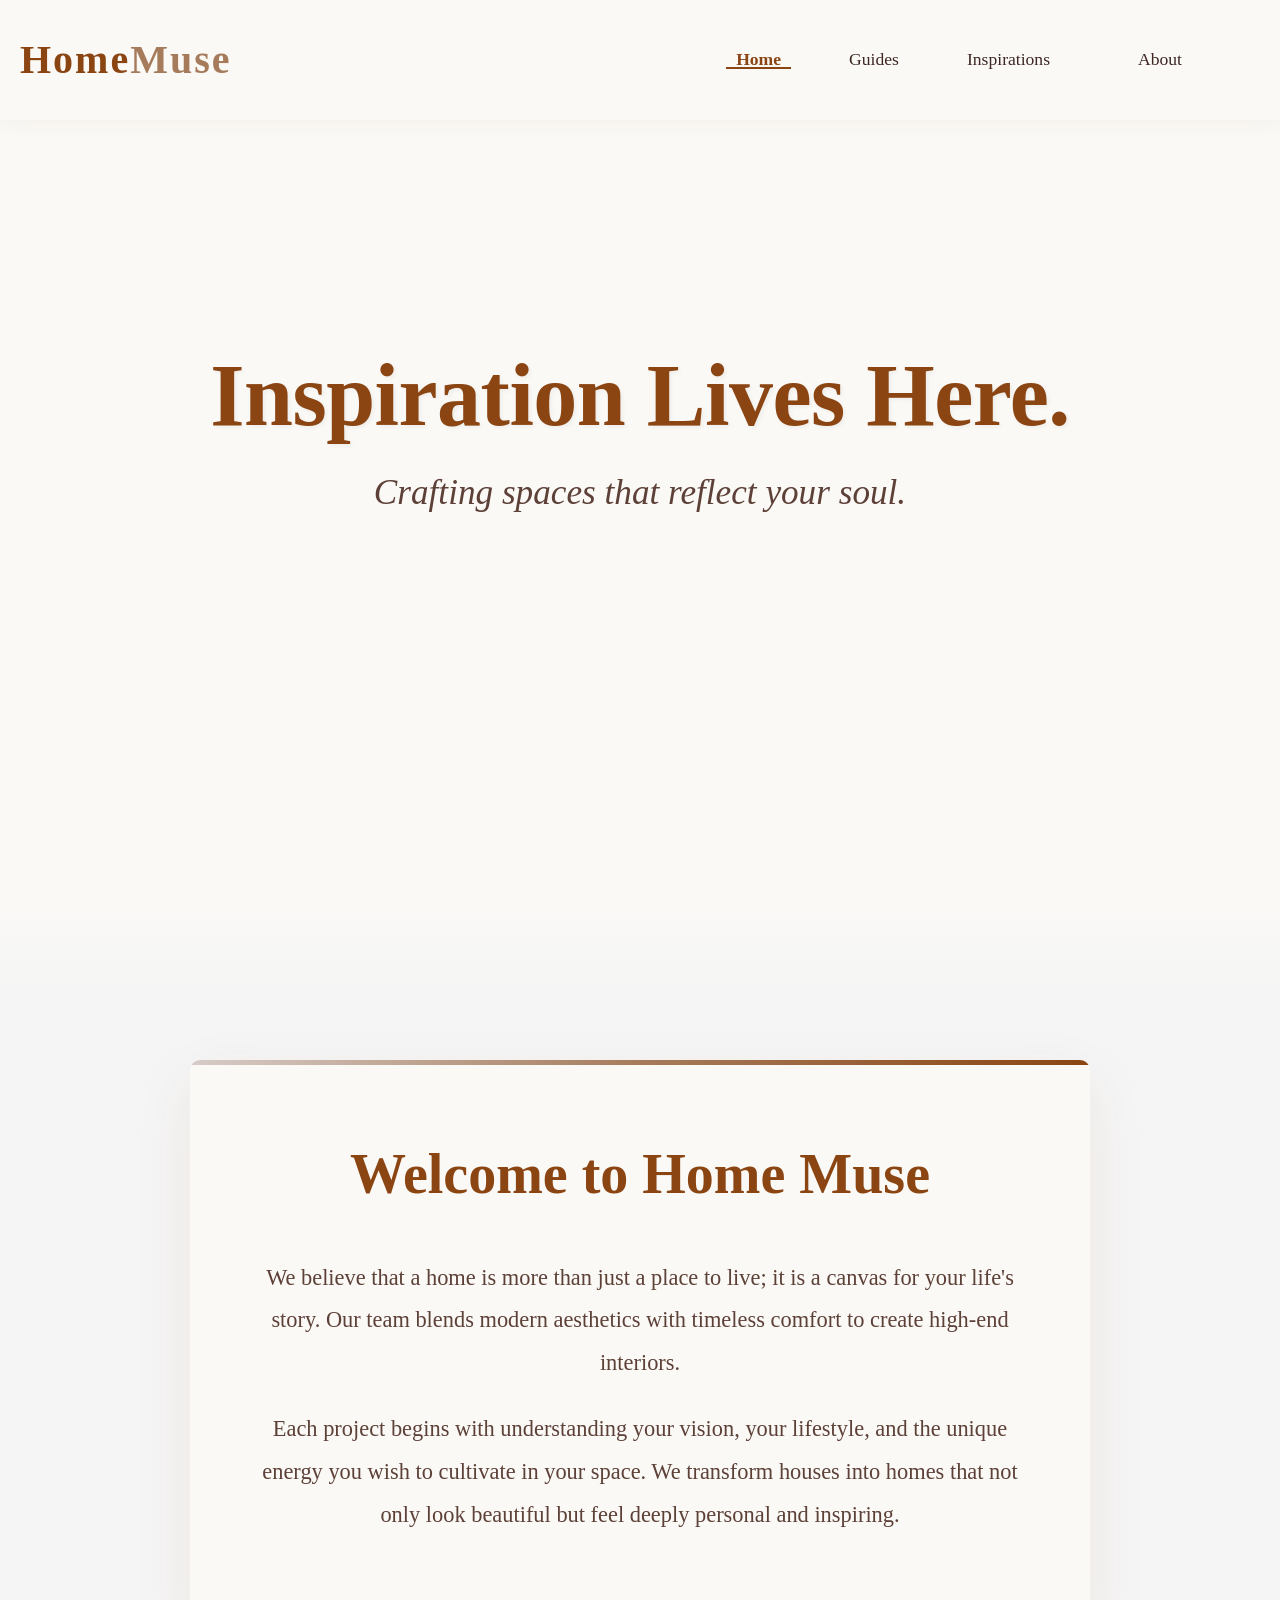
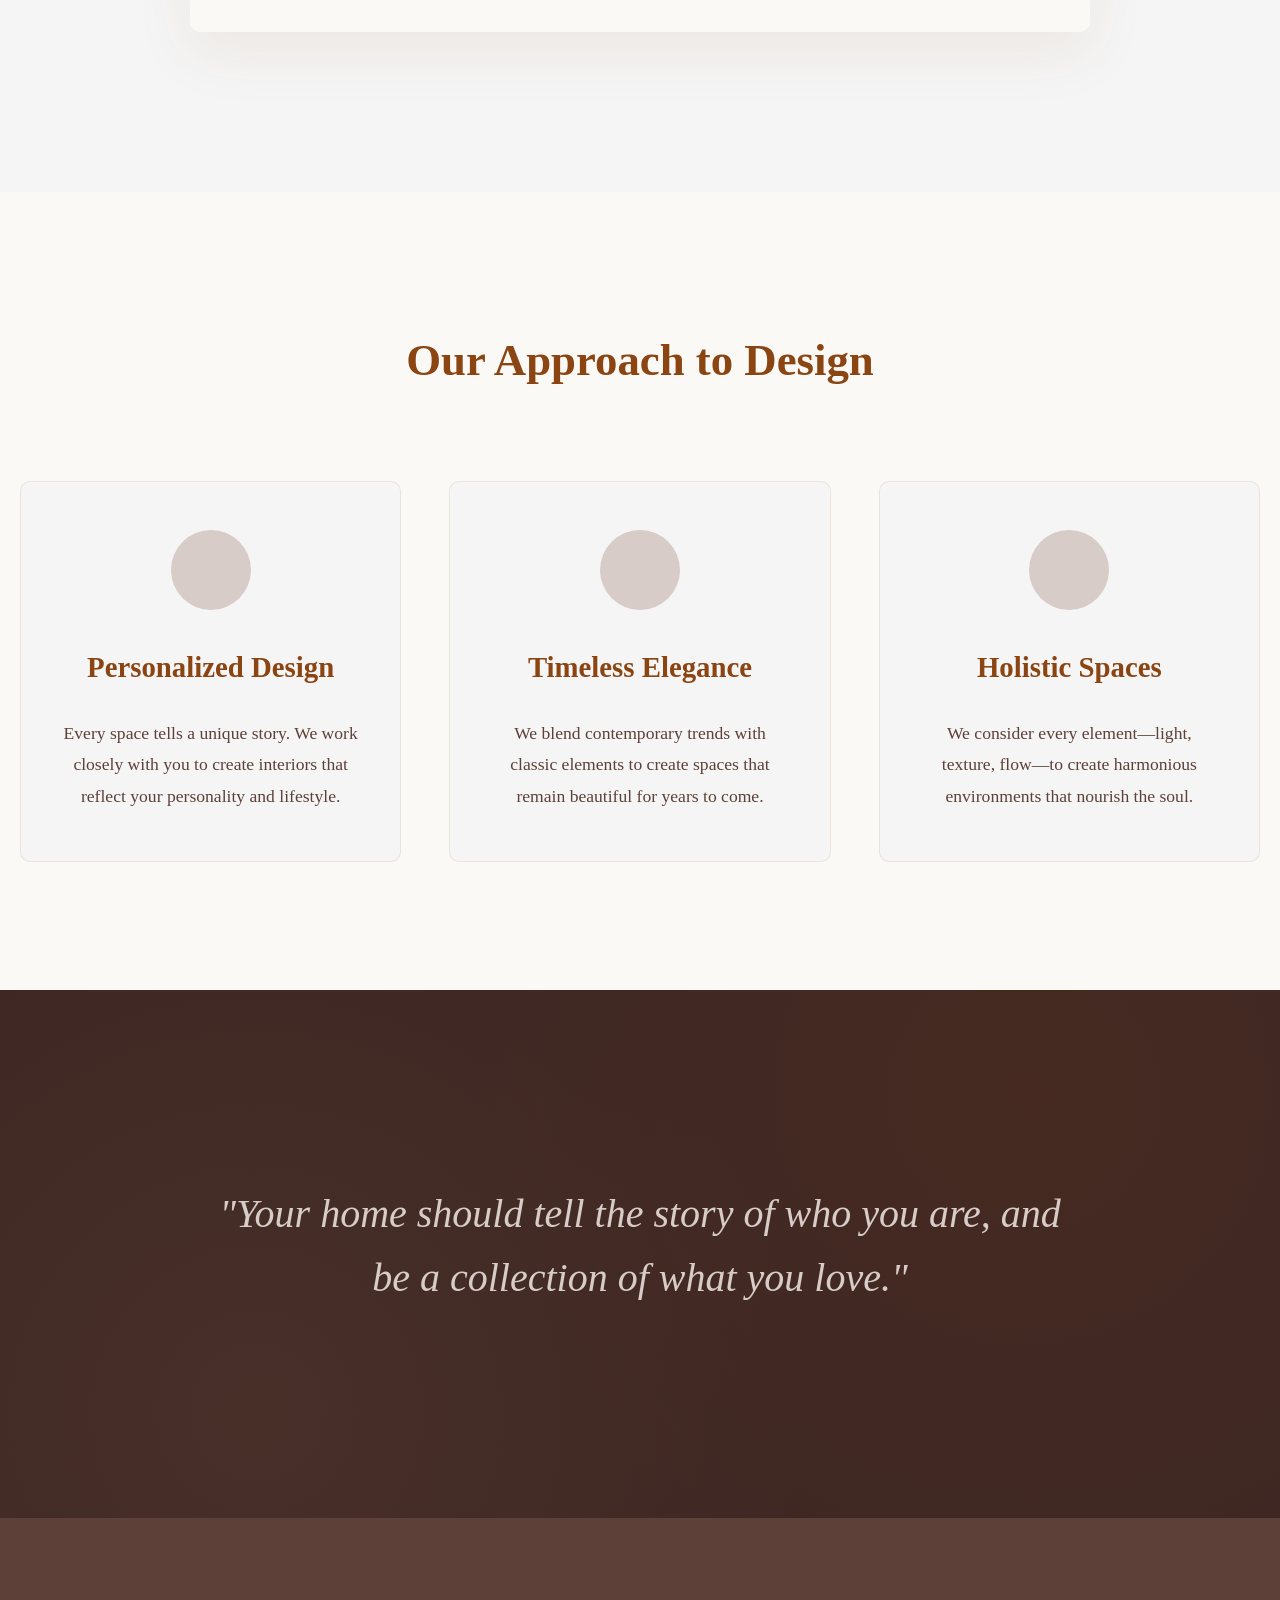
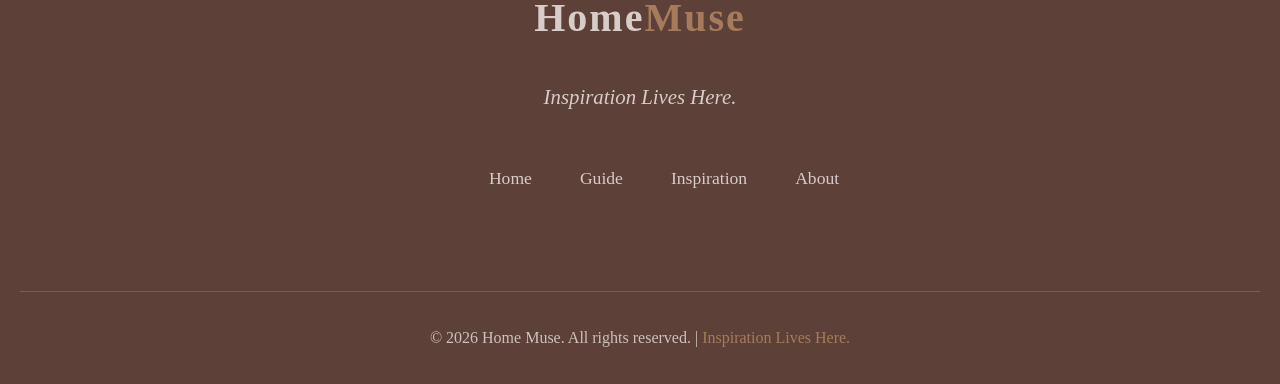
<file: index.html>
<!DOCTYPE html>
<html lang="en">
<head>
    <script async src="https://www.googletagmanager.com/gtag/js?id=G-385838029">
    </script>
    <script>
        window.dataLayer=window.dataLayer||[];
        function gtag(){dataLayer.push(arguments);}
        gtag('js' ,new Date());
        gtag('config', 'G-385838029');
    </script>
    <meta charset="UTF-8">
    <meta name="viewport" content="width=device-width, initial-scale=1.0">
    <title>Home Muse | Inspiration Lives Here</title>
    <link rel="stylesheet"href="styles.css" href="https://cdnjs.cloudflare.com/ajax/libs/font-awesome/6.4.0/css/all.min.css">
    <style>
    
        :root {
            --soft-white: #FAF9F6;
            --warm-white: #F5F5F5;
            --rich-brown: #8B4513;
            --chocolate-brown: #5D4037;
            --caramel-brown: #A67B5B;
            --light-brown: #D7CCC8;
            --dark-brown: #3E2723;
            --text-dark: #2C1810;
            --text-light: #FAF9F6;
        }
        
        * {
            margin: 0;
            padding: 0;
            box-sizing: border-box;
        }
        
        body {
            font-family: 'Playfair Display', 'Georgia', serif;
            line-height: 1.8;
            color: var(--rich-brown);
            background-color: var(--soft-white);
        }
        
        .container {
            max-width: 1400px;
            margin: 0 auto;
            padding: 0 20px;
        }
        
        /* Header & Navigation */
        header {
            background-color: var(--soft-white);
            padding: 1.5rem 0;
            position: fixed;
            width: 100%;
            top: 0;
            z-index: 1000;
            transition: all 0.5s ease;
            box-shadow: 0 2px 20px rgba(139, 69, 19, 0.05);
        }
        
        header.scrolled {
            padding: 1rem 0;
            background-color: rgba(250, 249, 246, 0.95);
            backdrop-filter: blur(10px);
        }
        
        .header-content {
            display: flex;
            justify-content: space-between;
            align-items: center;
        }
        
        .logo {
            font-size: 2.5rem;
            font-weight: 700;
            color: var(--rich-brown);
            letter-spacing: 2px;
            font-family: 'Playfair Display', serif;
        }
        
        .logo span {
            color: var(--caramel-brown);
        }
        
        nav ul {
            display: flex;
            list-style: none;
            gap: 3rem;
        }
        
        nav a {
            color: var(--dark-brown);
            text-decoration: none;
            font-size: 1.1rem;
            font-weight: 500;
            transition: all 0.3s;
            padding:  0 10px; /*0 for top/10px for left*/
            position: relative;
        }
        
        nav a:hover {
            color: var(--rich-brown);
        }
        
        nav a:after {
            content: '';
            position: absolute;
            width: 0;
            height: 2px;
            bottom: 0;
            left: 0;
            background-color: var(--rich-brown);
            transition: width 0.3s;
        }
        
        nav a:hover:after {
            width: 100%;
        }
        
        /* Hero Section with Opening Statements */
        .hero {
            height: 100vh;
            display: flex;
            align-items: center;
            justify-content: center;
            background: 
                linear-gradient(rgba(250, 249, 246, 0.9), rgba(250, 249, 246, 0.7)),
                url('https://images.unsplash.com/photo-1519710164239-da123dc03ef4?ixlib=rb-4.0.3&ixid=M3wxMjA3fDB8MHxwaG90by1wYWdlfHx8fGVufDB8fHx8fA%3D%3D&auto=format&fit=crop&w=1887&q=80');
            background-size: cover;
            background-position: center;
            background-attachment: fixed;
            text-align: center;
            padding-top: 80px;
        }
        
        .hero-content {
            max-width: 900px;
            padding: 0 20px;
        }
        
        .main-statement {
            font-size: 5.5rem;
            font-weight: 700;
            color: var(--rich-brown);
            margin-bottom: 1rem;
            line-height: 1.1;
            text-shadow: 2px 2px 4px rgba(0, 0, 0, 0.05);
            letter-spacing: -0.5px;
        }
        
        .sub-statement {
            font-size: 2.2rem;
            color: var(--chocolate-brown);
            margin-bottom: 3rem;
            font-weight: 300;
            font-style: italic;
        }
        
        .scroll-indicator {
            position: absolute;
            bottom: 40px;
            left: 50%;
            transform: translateX(-50%);
            color: var(--rich-brown);
            font-size: 1.2rem;
            animation: bounce 2s infinite;
        }
        
        @keyframes bounce {
            0%, 20%, 50%, 80%, 100% {
                transform: translateY(0) translateX(-50%);
            }
            40% {
                transform: translateY(-10px) translateX(-50%);
            }
            60% {
                transform: translateY(-5px) translateX(-50%);
            }
        }
        
        /* Welcome Section */
        .welcome-section {
            padding: 10rem 0;
            background-color: var(--warm-white);
            position: relative;
        }
        
        .welcome-section:before {
            content: '';
            position: absolute;
            top: 0;
            left: 0;
            width: 100%;
            height: 100px;
            background: linear-gradient(to bottom, var(--soft-white), var(--warm-white));
        }
        
        .welcome-content {
            max-width: 900px;
            margin: 0 auto;
            text-align: center;
            padding: 4rem;
            background-color: var(--soft-white);
            border-radius: 10px;
            box-shadow: 0 20px 60px rgba(139, 69, 19, 0.08);
            position: relative;
            overflow: hidden;
        }
        
        .welcome-content:before {
            content: '';
            position: absolute;
            top: 0;
            left: 0;
            width: 100%;
            height: 5px;
            background: linear-gradient(to right, var(--light-brown), var(--caramel-brown), var(--rich-brown));
        }
        
        .welcome-title {
            font-size: 3.5rem;
            color: var(--rich-brown);
            margin-bottom: 2rem;
            font-weight: 700;
        }
        
        .welcome-text {
            font-size: 1.4rem;
            color: var(--chocolate-brown);
            line-height: 1.9;
            margin-bottom: 2rem;
        }
        
        .welcome-text p {
            margin-bottom: 1.5rem;
        }
        
        /* Features Section */
        .features {
            padding: 8rem 0;
            background-color: var(--soft-white);
        }
        
        .features h2 {
            text-align: center;
            font-size: 2.8rem;
            color: var(--rich-brown);
            margin-bottom: 5rem;
        }
        
        .features-grid {
            display: grid;
            grid-template-columns: repeat(auto-fit, minmax(300px, 1fr));
            gap: 3rem;
        }
        
        .feature-card {
            background-color: var(--warm-white);
            padding: 3rem 2.5rem;
            border-radius: 10px;
            text-align: center;
            transition: all 0.4s;
            border: 1px solid rgba(139, 69, 19, 0.1);
        }
        
        .feature-card:hover {
            transform: translateY(-10px);
            box-shadow: 0 25px 50px rgba(139, 69, 19, 0.1);
            border-color: rgba(139, 69, 19, 0.2);
        }
        
        .feature-icon {
            width: 80px;
            height: 80px;
            background-color: var(--light-brown);
            border-radius: 50%;
            display: flex;
            align-items: center;
            justify-content: center;
            margin: 0 auto 2rem;
            color: var(--rich-brown);
            font-size: 2rem;
        }
        
        .feature-card h3 {
            font-size: 1.8rem;
            color: var(--rich-brown);
            margin-bottom: 1.5rem;
        }
        
        .feature-card p {
            color: var(--chocolate-brown);
            font-size: 1.1rem;
        }
        
        /* Quote Section */
        .quote-section {
            padding: 10rem 0;
            background-color: var(--dark-brown);
            color: var(--text-light);
            text-align: center;
            position: relative;
            overflow: hidden;
        }
        
        .quote-section:before {
            content: '';
            position: absolute;
            top: 0;
            left: 0;
            width: 100%;
            height: 100%;
            background: 
                radial-gradient(circle at 20% 80%, rgba(166, 123, 91, 0.1) 0%, transparent 50%),
                radial-gradient(circle at 80% 20%, rgba(139, 69, 19, 0.1) 0%, transparent 50%);
        }
        
        .quote-content {
            max-width: 900px;
            margin: 0 auto;
            padding: 0 20px;
            position: relative;
            z-index: 2;
        }
        
        .quote-icon {
            font-size: 4rem;
            color: var(--caramel-brown);
            margin-bottom: 2rem;
            opacity: 0.7;
        }
        
        .quote-text {
            font-size: 2.5rem;
            font-style: italic;
            line-height: 1.6;
            margin-bottom: 3rem;
            color: var(--light-brown);
        }
        
        /* Footer */
        footer {
            background-color: var(--chocolate-brown);
            color: var(--text-light);
            padding: 4rem 0 2rem;
            text-align: center;
        }
        
        .footer-content {
            display: flex;
            flex-direction: column;
            align-items: center;
            justify-content: center;
            margin-bottom: 3rem;
        }
        
        .footer-logo {
            font-size: 2.5rem;
            font-weight: 700;
            color: var(--light-brown);
            margin-bottom: 1.5rem;
            letter-spacing: 2px;
        }
        
        .footer-logo span {
            color: var(--caramel-brown);
        }
        
        .footer-tagline {
            font-size: 1.3rem;
            color: var(--light-brown);
            margin-bottom: 3rem;
            font-style: italic;
        }
        
        .footer-links {
            display: flex;
            gap: 3rem;
            margin-bottom: 3rem;
            flex-wrap: wrap;
            justify-content: center;
        }
        
        .footer-links a {
            color: var(--light-brown);
            text-decoration: none;
            font-size: 1.1rem;
            transition: color 0.3s;
        }
        
        .footer-links a:hover {
            color: var(--caramel-brown);
        }
        
        .copyright {
            padding-top: 2rem;
            border-top: 1px solid rgba(215, 204, 200, 0.2);
            width: 100%;
            color: rgba(250, 249, 246, 0.7);
            font-size: 1rem;
        }
        
        .copyright a {
            color: var(--caramel-brown);
            text-decoration: none;
        }
        
        .copyright a:hover {
            text-decoration: underline;
        }
        
        /* Responsive Design */
        @media (max-width: 992px) {
            .main-statement {
                font-size: 4.5rem;
            }
            
            .sub-statement {
                font-size: 1.8rem;
            }
            
            .welcome-title {
                font-size: 2.8rem;
            }
            
            .quote-text {
                font-size: 2rem;
            }
        }
        
        @media (max-width: 768px) {
            .header-content {
                flex-direction: column;
                gap: 1.5rem;
            }
            
            nav ul {
                flex-wrap: wrap;
                justify-content: center;
                gap: 2rem;
            }
            
            .main-statement {
                font-size: 3.5rem;
            }
            
            .sub-statement {
                font-size: 1.5rem;
            }
            
            .welcome-section {
                padding: 6rem 0;
            }
            
            .welcome-content {
                padding: 3rem 2rem;
            }
            
            .welcome-title {
                font-size: 2.3rem;
            }
            
            .welcome-text {
                font-size: 1.2rem;
            }
            
            .features {
                padding: 5rem 0;
            }
            
            .features h2 {
                font-size: 2.2rem;
                margin-bottom: 3rem;
            }
            
            .quote-section {
                padding: 6rem 0;
            }
            
            .quote-text {
                font-size: 1.7rem;
            }
            
            .footer-links {
                flex-direction: column;
                gap: 1.5rem;
            }
        }
        
        @media (max-width: 576px) {
            .main-statement {
                font-size: 2.8rem;
            }
            
            .sub-statement {
                font-size: 1.3rem;
            }
            
            .welcome-title {
                font-size: 2rem;
            }
        }
    </style>
</head>
<body>

    <!-- Header -->
    <header id="header">
        <div class="container">
            <div class="header-content">
                <div class="logo">Home<span>Muse</span></div>
                <nav>
                    <ul>
                        <li><a href="index.html" class="active">Home</a></li>
                        <li><a href="guides.html">Guides</a></li>
                        <li><a href="designs.html">Inspirations</a></li>
                        <li><a 
                        <li><a href="about.html">About</a></li><a
                        
                    
                
            </div>
        </div>
    </header>

    <!-- Hero Section with Opening Statements -->
    <section class="hero">
        <div class="hero-content">
            <h1 class="main-statement">Inspiration Lives Here.</h1>
            <p class="sub-statement">Crafting spaces that reflect your soul.</p>
        </div>
        <div class="scroll-indicator">
            <i class="fas fa-chevron-down"></i>
        </div>
    </section>

    <!-- Welcome Section -->
    <section class="welcome-section">
        <div class="container">
            <div class="welcome-content">
                <h2 class="welcome-title">Welcome to Home Muse</h2>
                <div class="welcome-text">
                    <p>We believe that a home is more than just a place to live; it is a canvas for your life's story. Our team blends modern aesthetics with timeless comfort to create high-end interiors.</p>
                    <p>Each project begins with understanding your vision, your lifestyle, and the unique energy you wish to cultivate in your space. We transform houses into homes that not only look beautiful but feel deeply personal and inspiring.</p>
                </div>
            </div>
        </div>
    </section>

    <!-- Features Section -->
    <section class="features">
        <div class="container">
            <h2>Our Approach to Design</h2>
            <div class="features-grid">
                <div class="feature-card">
                    <div class="feature-icon">
                        <i class="fas fa-palette"></i>
                    </div>
                    <h3>Personalized Design</h3>
                    <p>Every space tells a unique story. We work closely with you to create interiors that reflect your personality and lifestyle.</p>
                </div>
                
                <div class="feature-card">
                    <div class="feature-icon">
                        <i class="fas fa-heart"></i>
                    </div>
                    <h3>Timeless Elegance</h3>
                    <p>We blend contemporary trends with classic elements to create spaces that remain beautiful for years to come.</p>
                </div>
                
                <div class="feature-card">
                    <div class="feature-icon">
                        <i class="fas fa-home"></i>
                    </div>
                    <h3>Holistic Spaces</h3>
                    <p>We consider every element—light, texture, flow—to create harmonious environments that nourish the soul.</p>
                </div>
            </div>
        </div>
    </section>

    <!-- Quote Section -->
    <section class="quote-section">
        <div class="container">
            <div class="quote-content">
                <div class="quote-icon">
                    <i class="fas fa-quote-right"></i>
                </div>
                <p class="quote-text">"Your home should tell the story of who you are, and be a collection of what you love."</p>
            </div>
        </div>
    </section> 

    <!-- Footer -->
    <footer>
        <div class="container">
            <div class="footer-content">
                <div class="footer-logo">Home<span>Muse</span></div>
                <p class="footer-tagline">Inspiration Lives Here.</p>
                
                <div class="footer-links">
                    <a href="index.html">Home</a>
                    
                    <a href="guides.html">Guide</a>
                    <a href="designs.html">Inspiration 
                    <a href="about.html">About</a>
                    
                  
                </div>
            </div>
            
            <div class="copyright">
                <p>© 2026 Home Muse. All rights reserved. | <a href="#">Inspiration Lives Here.</a></p>
            </div>
        </div>
    </footer>

    <script>
        // Header scroll effect
        window.addEventListener('scroll', function() {
            const header = document.getElementById('header');
            if (window.scrollY > 50) {
                header.classList.add('scrolled');
            } else {
                header.classList.remove('scrolled');
            }
        });
        
        // Smooth scrolling for navigation links
        document.querySelectorAll('a[href^="#"]').forEach(anchor => {
            anchor.addEventListener('click', function(e) {
                e.preventDefault();
                const targetId = this.getAttribute('href');
                if (targetId === '#') return;
                
                const targetElement = document.querySelector(targetId);
                if (targetElement) {
                    window.scrollTo({
                        top: targetElement.offsetTop - 100,
                        behavior: 'smooth'
                    });
                }
            });
        });
        
        // Scroll to welcome section when clicking scroll indicator
        document.querySelector('.scroll-indicator').addEventListener('click', function() {
            document.querySelector('.welcome-section').scrollIntoView({
                behavior: 'smooth'
            });
        });
        
        // Add fade-in animation to elements as they come into view
        const observerOptions = {
            threshold: 0.1,
            rootMargin: '0px 0px -50px 0px'
        };
        
        const observer = new IntersectionObserver(function(entries) {
            entries.forEach(entry => {
                if (entry.isIntersecting) {
                    entry.target.style.opacity = '1';
                    entry.target.style.transform = 'translateY(0)';
                }
            });
        }, observerOptions);
        
        // Observe elements for animation
        document.addEventListener('DOMContentLoaded', function() {
            const animatedElements = document.querySelectorAll('.welcome-content, .feature-card, .quote-content');
            
            animatedElements.forEach(el => {
                el.style.opacity = '0';
                el.style.transform = 'translateY(20px)';
                el.style.transition = 'opacity 0.8s ease, transform 0.8s ease';
                observer.observe(el);
            });
        });
        
        // Typewriter effect for main statement (optional enhancement)
        function typewriterEffect() {
            const mainStatement = document.querySelector('.main-statement');
            const originalText = mainStatement.textContent;
            mainStatement.textContent = '';
            
            let i = 0;
            function typeWriter() {
                if (i < originalText.length) {
                    mainStatement.textContent += originalText.charAt(i);
                    i++;
                    setTimeout(typeWriter, 50);
                }
            }
            
            // Start typing after a brief delay
            setTimeout(typeWriter, 500);
        }
        
        // Uncomment the line below to enable typewriter effect
        // window.addEventListener('load', typewriterEffect);
    </script>
</body>
</html>
</file>
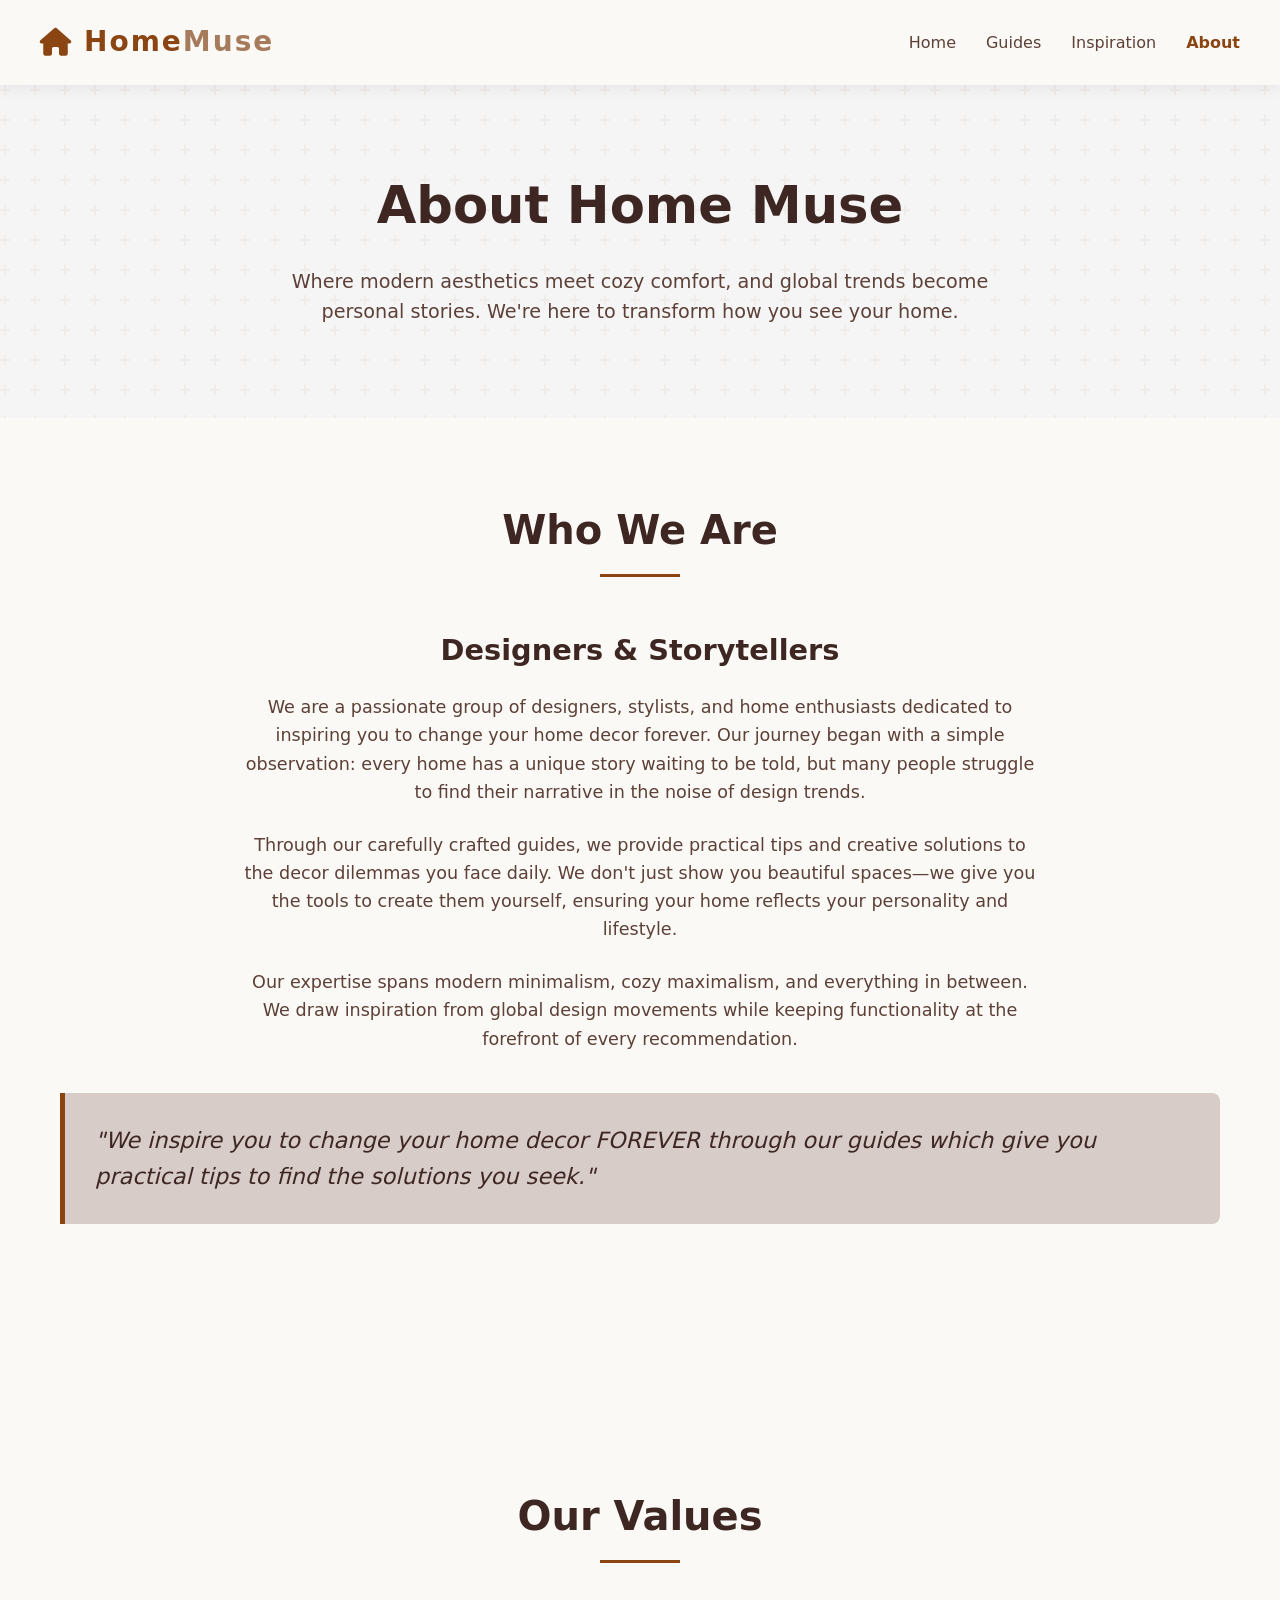
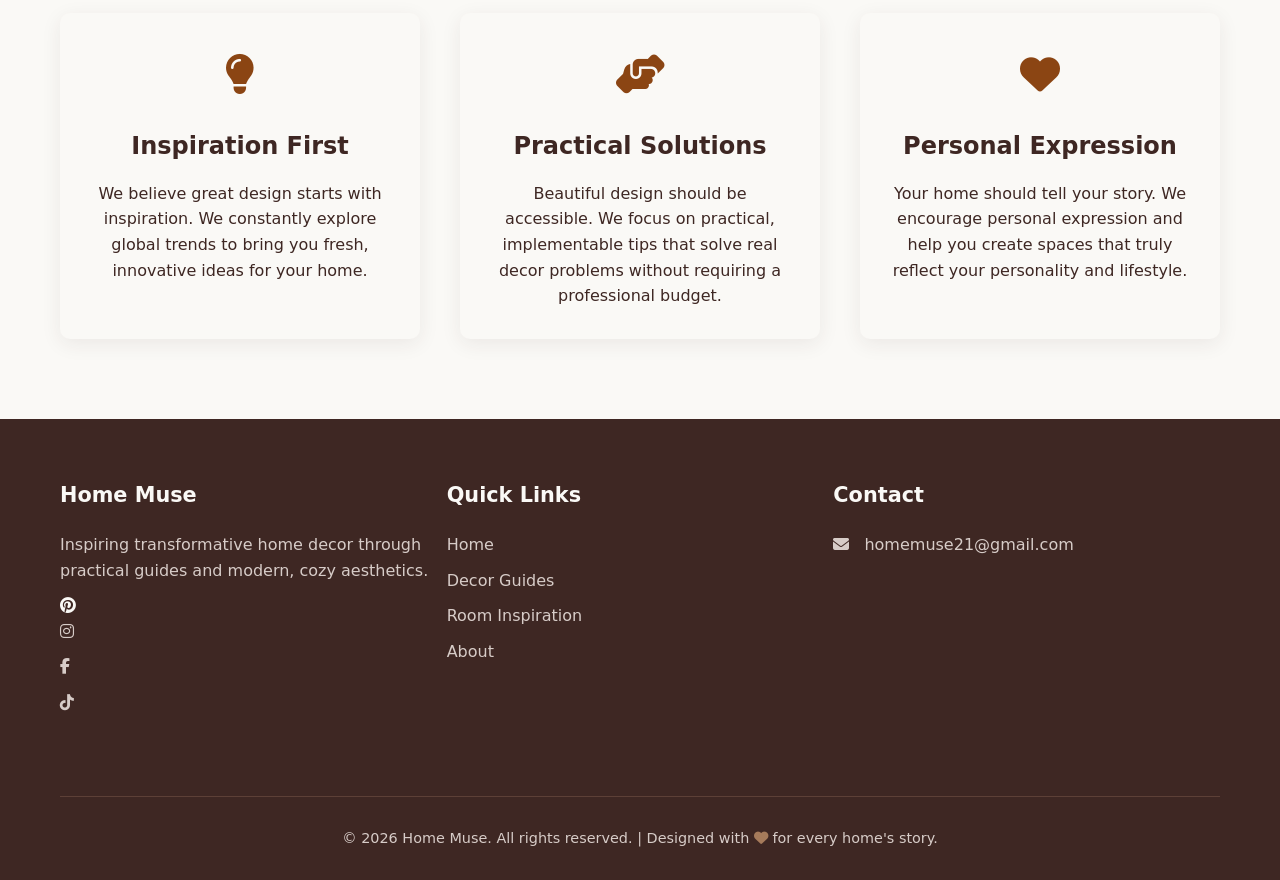
<file: about.html>
<!DOCTYPE html>
<html lang="en">
<head>
    <script async src="https://www.googletagmanager.com/gtag/js?id=G-385838029">
    </script>
    <script>
        window.dataLayer=window.dataLayer||[];
        function gtag(){dataLayer.push(arguments);}
        gtag('js' ,new Date());
        gtag('config', 'G-385838029');
    </script>
    <meta charset="UTF-8">
    <meta name="viewport" content="width=device-width, initial-scale=1.0">
    <title>About Us | Home Muse</title>
    <!-- Fixed duplicate href, now only includes Font Awesome -->
    <link rel="stylesheet" href="https://cdnjs.cloudflare.com/ajax/libs/font-awesome/6.4.0/css/all.min.css">
    <style>
        :root {
            --soft-white: #FAF9F6;
            --warm-white: #F5F5F5;
            --rich-brown: #8B4513;
            --chocolate-brown: #5D4037;
            --caramel-brown: #A67B5B;
            --light-brown: #D7CCC8;
            --dark-brown: #3E2723;
            --text-dark: #2C1810;
            --text-light: #FAF9F6;
        }
        
        * {
            margin: 0;
            padding: 0;
            box-sizing: border-box;
            font-family: 'Segoe UI', system-ui, sans-serif;
        }
        
        body {
            background-color: var(--soft-white);
            color: var(--dark-brown);
            line-height: 1.6;
        }
        
        .container {
            max-width: 1200px;
            margin: 0 auto;
            padding: 0 20px;
        }
        
        /* Header & Navigation */
        header {
            background-color: var(--soft-white);
            box-shadow: 0 2px 15px rgba(44, 24, 16, 0.08);
            position: sticky;
            top: 0;
            z-index: 100;
        }
        
        .nav-container {
            display: flex;
            justify-content: space-between;
            align-items: center;
            padding: 20px 0;
        }
        
        .logo {
            font-size: 28px;
            font-weight: 700;
            color: var(--rich-brown);
            text-decoration: none;
            display: flex;
            align-items: center;
            letter-spacing: 2px;

        }
        
        .logo i {
            margin-right: 10px;
            color: var(--rich-brown);
        }
        
        .logo span {
            color: var(--caramel-brown);
        }
        
        nav ul {
            display: flex;
            list-style: none;
        }
        
        nav ul li {
            margin-left: 30px;
        }
        
        nav ul li a {
            text-decoration: none;
            color: var(--chocolate-brown);
            font-weight: 500;
            transition: color 0.3s;
        }
        
        nav ul li a:hover {
            color: var(--rich-brown);
        }
        
        /* Hero Section */
        .hero {
            background-color: var(--warm-white);
            padding: 80px 0 60px;
            text-align: center;
            position: relative;
            overflow: hidden;
        }
        
        .hero:before {
            content: "";
            position: absolute;
            top: 0;
            left: 0;
            width: 100%;
            height: 100%;
            background-image: url("data:image/svg+xml,%3Csvg width='60' height='60' viewBox='0 0 60 60' xmlns='http://www.w3.org/2000/svg'%3E%3Cg fill='none' fill-rule='evenodd'%3E%3Cg fill='%238B4513' fill-opacity='0.05'%3E%3Cpath d='M36 34v-4h-2v4h-4v2h4v4h2v-4h4v-2h-4zm0-30V0h-2v4h-4v2h4v4h2V6h4V4h-4zM6 34v-4H4v4H0v2h4v4h2v-4h4v-2H6zM6 4V0H4v4H0v2h4v4h2V6h4V4H6z'/%3E%3C/g%3E%3C/g%3E%3C/svg%3E");
            z-index: 0;
        }
        
        .hero-content {
            position: relative;
            z-index: 1;
        }
        
        .hero h1 {
            font-size: 3.2rem;
            color: var(--dark-brown);
            margin-bottom: 20px;
            font-weight: 700;
        }
        
        .hero p {
            font-size: 1.2rem;
            max-width: 700px;
            margin: 0 auto 30px;
            color: var(--chocolate-brown);
        }
        
        /* Main Content Sections */
        .section {
            padding: 80px 0;
        }
        
        .section-title {
            text-align: center;
            margin-bottom: 50px;
            position: relative;
        }
        
        .section-title h2 {
            font-size: 2.5rem;
            color: var(--dark-brown);
            display: inline-block;
            padding-bottom: 15px;
        }
        
        .section-title h2:after {
            content: '';
            position: absolute;
            width: 80px;
            height: 3px;
            background-color: var(--rich-brown);
            bottom: 0;
            left: 50%;
            transform: translateX(-50%);
        }
        
        .content-wrapper {
            display: flex;
            align-items: center;
            gap: 60px;
            margin-bottom: 60px;
        }
        
        .content-text {
            flex: 1;
        }
        
        .content-image {
            flex: 1;
            border-radius: 10px;
            overflow: hidden;
            box-shadow: 0 10px 30px rgba(62, 39, 35, 0.1);
        }
        
        .content-image img {
            width: 100%;
            height: auto;
            display: block;
            transition: transform 0.5s;
        }
        
        .content-image:hover img {
            transform: scale(1.03);
        }
        
        .content-text h3 {
            font-size: 1.8rem;
            color: var(--dark-brown);
            margin-bottom: 20px;
        }
        
        .content-text p {
            font-size: 1.1rem;
            margin-bottom: 25px;
            color: var(--chocolate-brown);
        }
        
        .highlight-box {
            background-color: var(--light-brown);
            border-left: 5px solid var(--rich-brown);
            padding: 30px;
            margin: 40px 0;
            border-radius: 0 8px 8px 0;
        }
        
        .highlight-box p {
            font-size: 1.4rem;
            font-style: italic;
            color: var(--dark-brown);
            margin: 0;
        }
        
        /* Values Section */
        .values-container {
            display: grid;
            grid-template-columns: repeat(auto-fit, minmax(300px, 1fr));
            gap: 40px;
            margin-top: 50px;
        }
        
        .value-card {
            background-color: var(--soft-white);
            padding: 30px;
            border-radius: 10px;
            box-shadow: 0 5px 20px rgba(62, 39, 35, 0.08);
            text-align: center;
            transition: transform 0.3s, box-shadow 0.3s;
        }
        
        .value-card:hover {
            transform: translateY(-10px);
            box-shadow: 0 15px 30px rgba(62, 39, 35, 0.12);
        }
        
        .value-icon {
            font-size: 2.5rem;
            color: var(--rich-brown);
            margin-bottom: 20px;
        }
        
        .value-card h4 {
            font-size: 1.5rem;
            color: var(--dark-brown);
            margin-bottom: 15px;
        }
        
        /* Footer */
        footer {
            background-color: var(--dark-brown);
            color: var(--text-light);
            padding: 60px 0 30px;
        }
        
        .footer-content {
            display: flex;
            justify-content: space-between;
            flex-wrap: wrap;
            margin-bottom: 40px;
        }
        
        .footer-column {
            flex: 1;
            min-width: 250px;
            margin-bottom: 30px;
        }
        
        .footer-column h3 {
            font-size: 1.3rem;
            margin-bottom: 20px;
            color: var(--text-light);
        }
        
        .footer-column p, .footer-column a {
            color: var(--light-brown);
            margin-bottom: 10px;
            display: block;
            text-decoration: none;
        }
        
        .footer-column a:hover {
            color: var(--text-light);
        }
        
        .social-links {
            display: flex;
            gap: 15px;
            margin-top: 20px;
        }
        
        .social-links a {
            display: inline-flex;
            align-items: center;
            justify-content: center;
            width: 40px;
            height: 40px;
            background-color: rgba(255, 255, 255, 0.1);
            border-radius: 50%;
            color: var(--text-light);
            font-size: 1.2rem;
            transition: background-color 0.3s;
        }
        
        .social-links a:hover {
            background-color: var(--rich-brown);
        }
        
        .copyright {
            text-align: center;
            padding-top: 30px;
            border-top: 1px solid var(--chocolate-brown);
            color: var(--light-brown);
            font-size: 0.9rem;
        }
        
        /* Responsive Design */
        @media (max-width: 992px) {
            .content-wrapper {
                flex-direction: column;
            }
            
            .content-wrapper.reverse {
                flex-direction: column-reverse;
            }
            
            .hero h1 {
                font-size: 2.5rem;
            }
        }
        
        @media (max-width: 768px) {
            .nav-container {
                flex-direction: column;
                padding: 15px 0;
            }
            
            nav ul {
                margin-top: 20px;
            }
            
            nav ul li {
                margin: 0 10px;
            }
            
            .hero {
                padding: 60px 0 40px;
            }
            
            .section {
                padding: 60px 0;
            }
            
            .section-title h2 {
                font-size: 2rem;
            }
        }
    </style>
</head>
<body>
    <!-- Header & Navigation -->
    <header>
        <div class="container nav-container">
            <!-- Make logo clickable to home page -->
            <a href="index.html" class="logo">
                <i class="fas fa-home"></i>
                Home<span>Muse</span>
            </a>
            <nav>
                <ul>
                    <li><a href="index.html">Home</a></li>
                    <li><a href="guides.html">Guides</a></li>
                    <li><a href="designs.html">Inspiration</a></li>
                    <li><a href="about.html" style="color: var(--rich-brown); font-weight: 600;">About</a></li>
                </ul>
            </nav>
        </div>
    </header>

    <!-- Hero Section -->
    <section class="hero">
        <div class="container hero-content">
            <h1>About Home Muse</h1>
            <p>Where modern aesthetics meet cozy comfort, and global trends become personal stories. We're here to transform how you see your home.</p>
        </div>
    </section>

    <!-- Who We Are Section -->
           <section class="section"> 
            <div class="content-wrapper">
                <div class="content-text">
                <div class="container">
    <div class="section-title">
        <h2>Who We Are</h2>
    </div>
    
    <div class="content-text" style="max-width: 800px; margin: 0 auto; text-align: center;">
        <h3>Designers & Storytellers</h3>
        <p>We are a passionate group of designers, stylists, and home enthusiasts dedicated to inspiring you to change your home decor forever. Our journey began with a simple observation: every home has a unique story waiting to be told, but many people struggle to find their narrative in the noise of design trends.</p>
        <p>Through our carefully crafted guides, we provide practical tips and creative solutions to the decor dilemmas you face daily. We don't just show you beautiful spaces—we give you the tools to create them yourself, ensuring your home reflects your personality and lifestyle.</p>
        <p>Our expertise spans modern minimalism, cozy maximalism, and everything in between. We draw inspiration from global design movements while keeping functionality at the forefront of every recommendation.</p>
    </div>

    <div class="highlight-box">
        <p>"We inspire you to change your home decor FOREVER through our guides which give you practical tips to find the solutions you seek."</p>
    </div>
</div>
    </section>

    <!-- Values Section -->
    <section class="section">
        <div class="container">
            <div class="section-title">
                <h2>Our Values</h2>
            </div>
            
            <div class="values-container">
                <div class="value-card">
                    <div class="value-icon">
                        <i class="fas fa-lightbulb"></i>
                    </div>
                    <h4>Inspiration First</h4>
                    <p>We believe great design starts with inspiration. We constantly explore global trends to bring you fresh, innovative ideas for your home.</p>
                </div>
                
                <div class="value-card">
                    <div class="value-icon">
                        <i class="fas fa-hands-helping"></i>
                    </div>
                    <h4>Practical Solutions</h4>
                    <p>Beautiful design should be accessible. We focus on practical, implementable tips that solve real decor problems without requiring a professional budget.</p>
                </div>
                
                <div class="value-card">
                    <div class="value-icon">
                        <i class="fas fa-heart"></i>
                    </div>
                    <h4>Personal Expression</h4>
                    <p>Your home should tell your story. We encourage personal expression and help you create spaces that truly reflect your personality and lifestyle.</p>
                </div>
            </div>
        </div>
    </section>

    <!-- Footer -->
    <footer>
        <div class="container">
            <div class="footer-content">
                <div class="footer-column">
                    <h3>Home Muse</h3>
                    <p>Inspiring transformative home decor through practical guides and modern, cozy aesthetics.</p>
                    <div class="https://www.pinterest.com/HomeMuseMinimalDwelling/"><i class="fab fa-pinterest"></i></a>
                        <a href="https://www.instagram.com/homemuse21?igsh=MTQwM24xZXI1Y2hxcg=="><i class="fab fa-instagram"></i></a>
                        <a href="https://www.facebook.com/share/1HxoceDTdr/"><i class="fab fa-facebook-f"></i></a>
                        <a href=
"https://www.tiktok.com/@homemgwk5c4?_r=1&_t=ZP-94IgkuISp2M
"><i class="fab fa-tiktok"></i></a>
                    </div>
                </div>
                
                <div class="footer-column">
                    <h3>Quick Links</h3>
                    <a href="index.html">Home</a>
                    <a href="guides.html">Decor Guides</a>
                    <a href="designs.html">Room Inspiration</a>
                    <a href="about.html">About</a>
                </div>
                
                <div class="footer-column">
                    <h3>Contact</h3>
                    <p><i class="fas fa-envelope" style="margin-right: 10px;"></i> homemuse21@gmail.com</p>
                </div>
            </div>
            
            <div class="copyright">
                <p>&copy; 2026 Home Muse. All rights reserved. | Designed with <i class="fas fa-heart" style="color: var(--caramel-brown);"></i> for every home's story.</p>
            </div>
        </div>
    </footer>

 <script>
        // Simple script for smooth scrolling – only for hash links
        document.querySelectorAll('nav a').forEach(anchor => {
            anchor.addEventListener('click', function(e) {
                const href = this.getAttribute('href');
                // If the link is a hash (starts with '#'), handle smooth scroll
                if (href.startsWith('#')) {
                    e.preventDefault();
                    const targetElement = document.querySelector(href);
                    if (targetElement) {
                        window.scrollTo({
                            top: targetElement.offsetTop - 80,
                            behavior: 'smooth'
                        });
                    }
                }
                // Otherwise, do nothing – the browser will navigate normally
            });
        });
        
        // Add animation to value cards on scroll
        document.addEventListener('DOMContentLoaded', function() {
            const observerOptions = {
                threshold: 0.1,
                rootMargin: '0px 0px -50px 0px'
            };
            
            const observer = new IntersectionObserver(function(entries) {
                entries.forEach(entry => {
                    if (entry.isIntersecting) {
                        entry.target.style.opacity = '1';
                        entry.target.style.transform = 'translateY(0)';
                    }
                });
            }, observerOptions);
            
            // Observe value cards
            document.querySelectorAll('.value-card').forEach(card => {
                card.style.opacity = '0';
                card.style.transform = 'translateY(20px)';
                card.style.transition = 'opacity 0.5s, transform 0.5s';
                observer.observe(card);
            });
        });
    </script>
</body>
</html>
</file>
